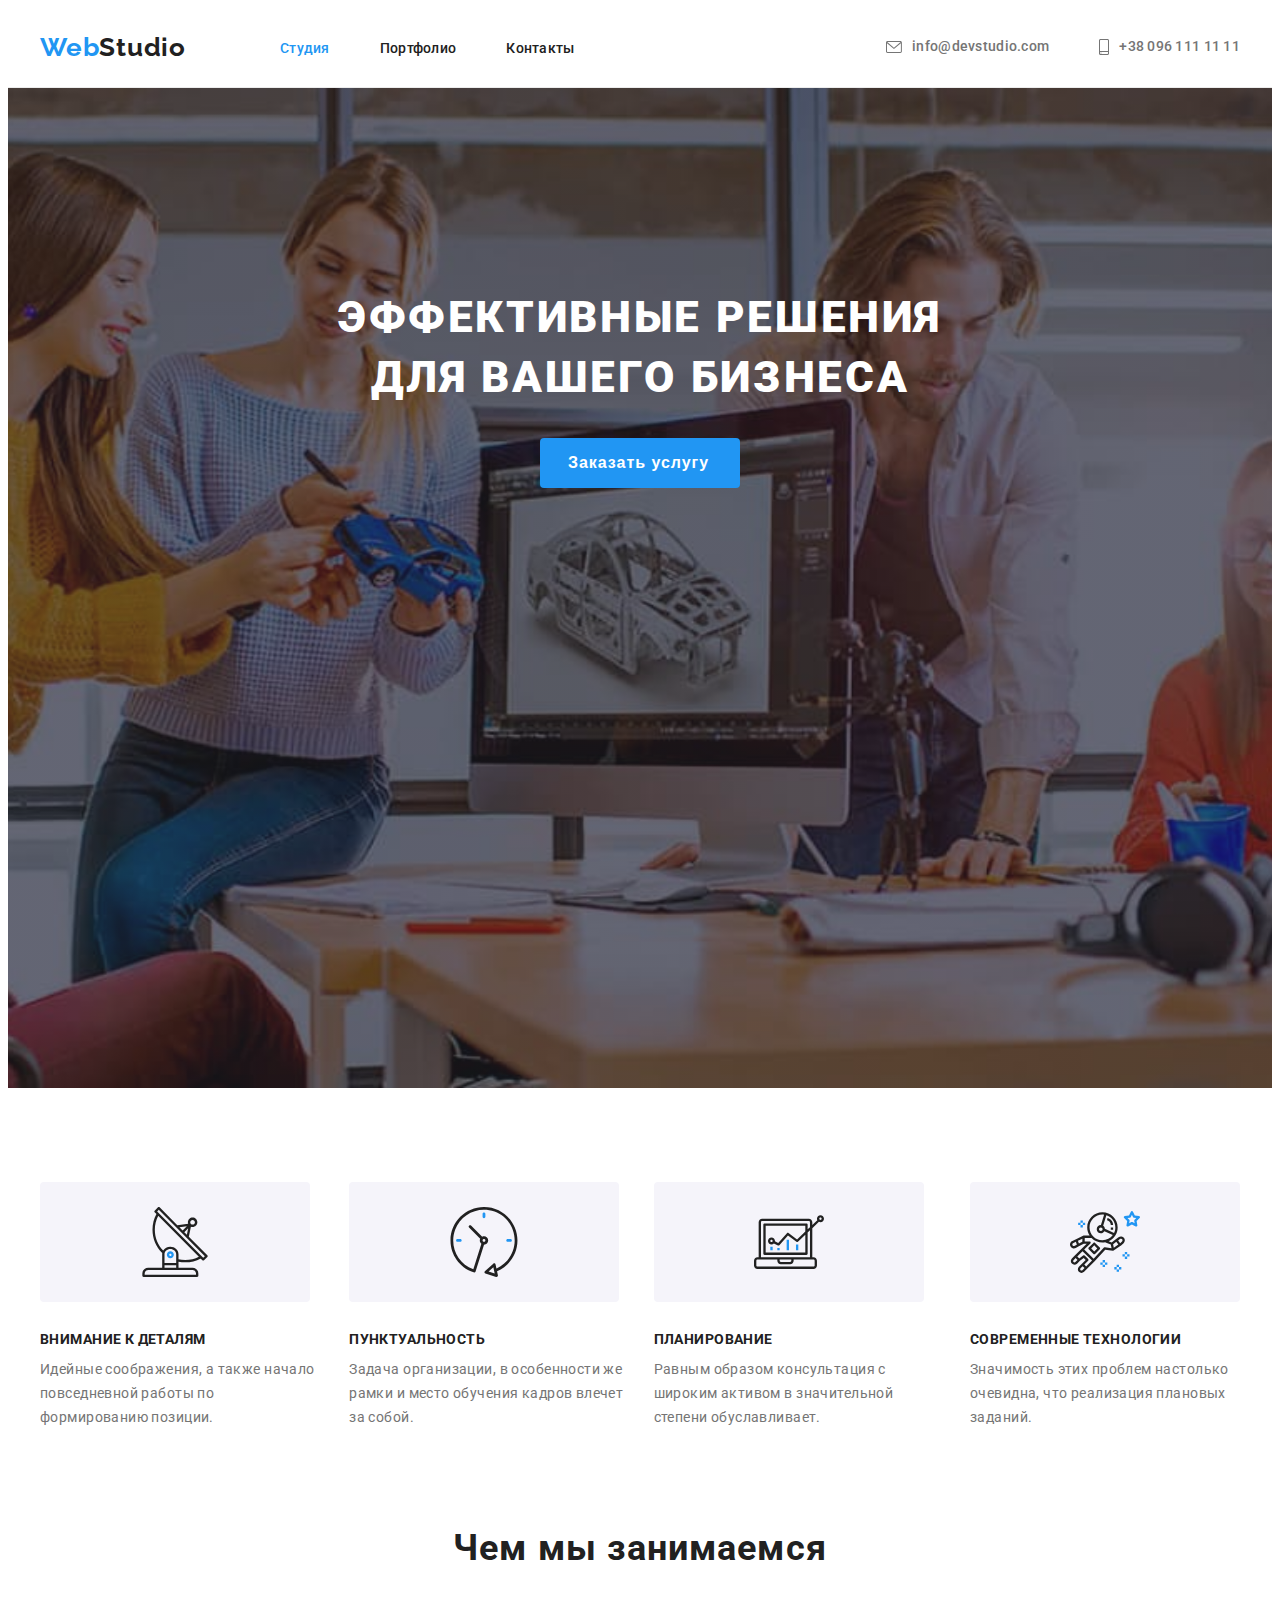
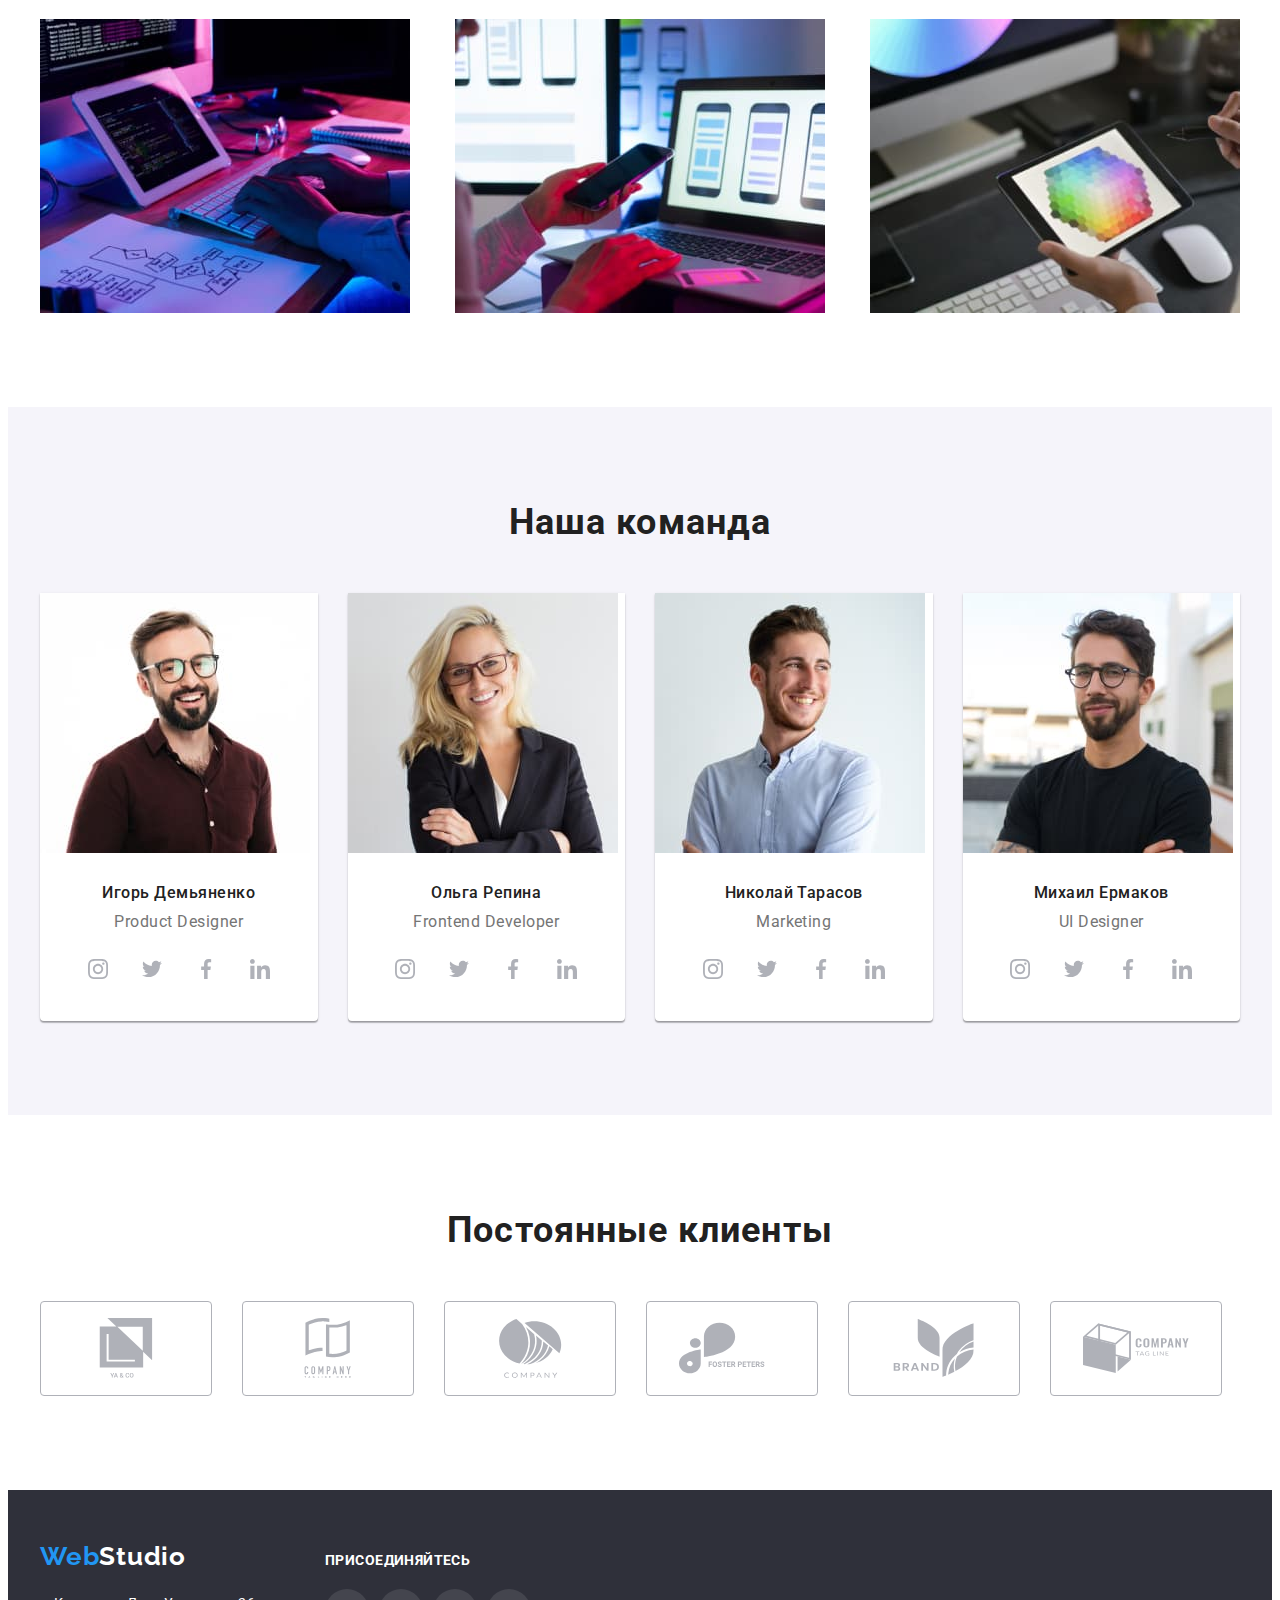
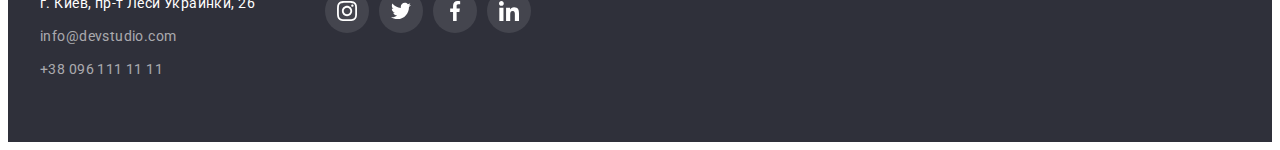
<file: index.html>
<!DOCTYPE html>
<html lang="ru">

<head>

    <meta charset="UTF-8">
    <meta http-equiv="X-UA-Compatible" content="IE=edge">
    <meta name="viewport" content="width=device-width, initial-scale=1.0">
    <title>Document</title>
    <link rel="preconnect" href="https://fonts.googleapis.com">
    <link rel="preconnect" href="https://fonts.gstatic.com" crossorigin>
    <link href="https://fonts.googleapis.com/css2?family=Raleway:wght@700&family=Roboto:wght@400;500;700;900&display=swap"
        rel="stylesheet">
        <link rel="stylesheet" href="https://cdnjs.cloudflare.com/ajax/libs/modern-normalize/1.1.0/modern-normalize.min.css"
            integrity="sha512-wpPYUAdjBVSE4KJnH1VR1HeZfpl1ub8YT/NKx4PuQ5NmX2tKuGu6U/JRp5y+Y8XG2tV+wKQpNHVUX03MfMFn9Q=="
            crossorigin="anonymous" referrerpolicy="no-referrer" />
    <link rel="stylesheet" href="./css/styles.css">
</head>

               <!--========= Start Navigation =========-->

<body class="page-main">
    <main>
    <header class="header">

        <div class="container header-container">

        
        <nav class="header-nav">
            <a class="logo-link link" href="" lang="en"><span class="logo-link-web">Web</span>Studio</a>
            <ul class="nav-list list">
                <li class="nav-list-item">
                    <a class="nav-list-link link current" href="">Студия</a>
                </li>

                <li class="nav-list-item">
                    <a class="nav-list-link link" href="./portfolio.html">Портфолио</a>
                </li>

                <li class="nav-list-item">
                    <a class="nav-list-link link" href="">Контакты</a>
                </li>
            </ul>
        </nav>
        
        <a class="contact-mail link" href="mailto:info@devstudio.com" lang="en">
            <svg class="contact-mail-icon" width="16px" height="12px">
                <use href="./images/sprite.svg#icon-envelope"></use>
            </svg>info@devstudio.com</a>
        <a class="contact-phone link" href="tel:+380961111111">
            <svg class="contact-phone-icon" width="10px" height="16px">
                <use href="./images/sprite.svg#icon-smartphone"></use>
            </svg>+38 096 111 11 11</a>
        
        </div>
        
    </header>
    
    

                <!--========= End Navigation =========-->

                   <!--========= Start Hero =========-->


        <section class="hero section">
            <div class="container hero-container">
            <h1 class="hero-title">Эффективные решения <br> для вашего бизнеса</h1>
            <button class="service-btn" type="button">Заказать услугу</button>
            </div>
        </section>

                    <!--========= End Hero =========-->

                <!--========= Start Activity =========-->

        <section class="activity section">

            <div class="container activity-container">

            <ul class="activity-list list">

                <li class="activity-list-item">
                    <div class="activity-icon">
                        <svg class="activity-icon-img">
                            <use href="./images/sprite.svg#icon-antenna"></use>
                        </svg>
                    
                    </div>
                    <h3 class="activity-title">Внимание к деталям</h3>
                    <p class="activity-text">Идейные соображения, а также начало повседневной работы по формированию позиции.</p>
                </li>

                <li class="activity-list-item">
                    <div class="activity-icon">
                        <svg class="activity-icon-img">
                            <use href="./images/sprite.svg#icon-clock"></use>
                        </svg>
                    
                    </div>
                    <h3 class="activity-title">Пунктуальность</h3>
                    <p class="activity-text">Задача организации, в особенности же рамки и место обучения кадров влечет за собой.</p>
                </li>

                <li class="activity-list-item">
                    <div class="activity-icon">
                        <svg class="activity-icon-img">
                            <use href="./images/sprite.svg#icon-diagram"></use>
                        </svg>
                    
                    </div>
                    <h3 class="activity-title">Планирование</h3>
                    <p class="activity-text">Равным образом консультация с широким активом в значительной степени обуславливает.</p>
                </li>

                <li class="activity-list-item">
                    <div class="activity-icon">
                        <svg class="activity-icon-img">
                            <use href="./images/sprite.svg#icon-astronaut"></use>
                        </svg>
                    
                    </div>
                    <h3 class="activity-title">Современные технологии</h3>
                    <p class="activity-text">Значимость этих проблем настолько очевидна, что реализация плановых заданий.</p>
                </li>

            </ul>
            </div>
        </section>

        <section class="activity-photo">

            <div class="container activity-photo-container">

            <h2 class="activity-photo-title">Чем мы занимаемся</h2>

            <ul class="activity-photo-list list">
                <li class="activity-photo-list-item">
                    <img src="./images/about-img-1.jpg" alt="программист работает над кодом" width="370"
                     height="294">
                </li>

                <li class="activity-photo-list-item">
                    <img src="./images/about-image-2.jpg" alt="дизайнер работает над мобильным приложением" width="370"
                        height="294">
                </li>

                <li class="activity-photo-list-item">
                    <img src="./images/about-img-3.jpg" alt="дизайнер работает с графическим планшетом" width="370"
                        height="294">
                </li>
            </ul>
            </div>
        </section>

                   <!--========= End Activity =========-->

                    <!--========= Start Team =========-->

        <section class="team section">

            <div class="container team-container">
                <h2 class="team-title">Наша команда</h2>
                <ul class="team-list list">
                    <li class="team-list-item">

                        <article class="card">
                            <div class="card-thumb">
                        <img class="team-image" src="./images/team-1.jpg" alt="Член команды" 
                        width="270" height="260">
                            </div>

                            <div class="team-content">
                        <h3 class="team-subtitle">Игорь Демьяненко</h3>
                        <p class="team-text" lang="en">Product Designer</p>

                        <div class="social-container">
                            
                            <ul class="social-list list">
                        
                                <li class="social-list-item">
                                    <a href="" class="social-list-item-link social-list-item-link-instagram">
                                        <svg class="team-social-list-icon" width="20" height="20">
                                            <use href="./images/sprite.svg#icon-instagram"></use>
                                        </svg>
                                    </a>
                                </li>
                        
                                <li class="social-list-item">
                                    <a href="" class="social-list-item-link social-list-item-link-twitter">
                                        <svg class="team-social-list-icon" width="20" height="20">
                                            <use href="./images/sprite.svg#icon-twitter"></use>
                                        </svg>
                                    </a>
                                </li>
                        
                                <li class="social-list-item">
                                    <a href="" class="social-list-item-link social-list-item-link-facebook">
                                        <svg class="team-social-list-icon" width="20" height="20">
                                            <use href="./images/sprite.svg#icon-facebook"></use>
                                        </svg>
                                    </a>
                                </li>
                        
                                <li class="social-list-item">
                                    <a href="" class="social-list-item-link social-list-item-link-linkedin">
                                        <svg class="team-social-list-icon" width="20" height="20">
                                            <use href="./images/sprite.svg#icon-linkedin"></use>
                                        </svg>
                                    </a>
                                </li>
                        
                            </ul>
                        </div>
                            </div>
                        </article>
                        
                    </li>
                    <li class="team-list-item">
                        <article class="card">
                            <div class="card-thumb">
                        <img class="team-image" src="./images/team-2.jpg" alt="Член команды"
                         width="270" height="260">
                            </div>
                        
                            <div class="team-content">          
                        <h3 class="team-subtitle">Ольга Репина</h3>
                        <p class="team-text" lang="en">Frontend Developer</p>
                        <div class="social-container">
                        
                            <ul class="social-list list">
                        
                                <li class="social-list-item">
                                    <a href="" class="social-list-item-link social-list-item-link-instagram">
                                        <svg class="team-social-list-icon" width="20" height="20">
                                            <use href="./images/sprite.svg#icon-instagram"></use>
                                        </svg>
                                    </a>
                                </li>
                        
                                <li class="social-list-item">
                                    <a href="" class="social-list-item-link social-list-item-link-twitter">
                                        <svg class="team-social-list-icon" width="20" height="20">
                                            <use href="./images/sprite.svg#icon-twitter"></use>
                                        </svg>
                                    </a>
                                </li>
                        
                                <li class="social-list-item">
                                    <a href="" class="social-list-item-link social-list-item-link-facebook">
                                        <svg class="team-social-list-icon" width="20" height="20">
                                            <use href="./images/sprite.svg#icon-facebook"></use>
                                        </svg>
                                    </a>
                                </li>
                        
                                <li class="social-list-item">
                                    <a href="" class="social-list-item-link social-list-item-link-linkedin">
                                        <svg class="team-social-list-icon" width="20" height="20">
                                            <use href="./images/sprite.svg#icon-linkedin"></use>
                                        </svg>
                                    </a>
                                </li>
                        
                            </ul>
                        </div>
                            </div>
                        </article>
                    </li>

                   
                    <li class="team-list-item">
                        <article class="card">
                            <div class="card-thumb">
                        <img class="team-image" src="./images/team-3.jpg" alt="Член команды" 
                        width="270" height="260">
                            </div>

                            <div class="team-content">
                        <h3 class="team-subtitle">Николай Тарасов</h3>
                        <p class="team-text" lang="en">Marketing</p>
                        <div class="social-container">
                        
                            <ul class="social-list list">
                        
                                <li class="social-list-item">
                                    <a href="" class="social-list-item-link social-list-item-link-instagram">
                                        <svg class="team-social-list-icon" width="20" height="20">
                                            <use href="./images/sprite.svg#icon-instagram"></use>
                                        </svg>
                                    </a>
                                </li>
                        
                                <li class="social-list-item">
                                    <a href="" class="social-list-item-link social-list-item-link-twitter">
                                        <svg class="team-social-list-icon" width="20" height="20">
                                            <use href="./images/sprite.svg#icon-twitter"></use>
                                        </svg>
                                    </a>
                                </li>
                        
                                <li class="social-list-item">
                                    <a href="" class="social-list-item-link social-list-item-link-facebook">
                                        <svg class="team-social-list-icon" width="20" height="20">
                                            <use href="./images/sprite.svg#icon-facebook"></use>
                                        </svg>
                                    </a>
                                </li>
                        
                                <li class="social-list-item">
                                    <a href="" class="social-list-item-link social-list-item-link-linkedin">
                                        <svg class="team-social-list-icon" width="20" height="20">
                                            <use href="./images/sprite.svg#icon-linkedin"></use>
                                        </svg>
                                    </a>
                                </li>
                        
                            </ul>
                        </div>
                            </div>
                        </article>
                    </li>
                    
                    <li class="team-list-item">
                        <article class="card">
                            <div class="card-thumb">
                        <img class="team-image" src="./images/team-4.jpg" alt="Член команды"
                         width="270" height="260">
                            </div>

                            <div class="team-content">
                        <h3 class="team-subtitle">Михаил Ермаков</h3>
                        <p class="team-text" lang="en">UI Designer</p>
                        <div class="social-container">
                        
                            <ul class="social-list list">
                        
                                <li class="social-list-item">
                                    <a href="" class="social-list-item-link social-list-item-link-instagram">
                                        <svg class="team-social-list-icon" width="20" height="20">
                                            <use href="./images/sprite.svg#icon-instagram"></use>
                                        </svg>
                                    </a>
                                </li>
                        
                                <li class="social-list-item">
                                    <a href="" class="social-list-item-link social-list-item-link-twitter">
                                        <svg class="team-social-list-icon" width="20" height="20">
                                            <use href="./images/sprite.svg#icon-twitter"></use>
                                        </svg>
                                    </a>
                                </li>
                        
                                <li class="social-list-item">
                                    <a href="" class="social-list-item-link social-list-item-link-facebook">
                                        <svg class="team-social-list-icon" width="20" height="20">
                                            <use href="./images/sprite.svg#icon-facebook"></use>
                                        </svg>
                                    </a>
                                </li>
                        
                                <li class="social-list-item">
                                    <a href="" class="social-list-item-link social-list-item-link-linkedin">
                                        <svg class="team-social-list-icon" width="20" height="20">
                                            <use href="./images/sprite.svg#icon-linkedin"></use>
                                        </svg>
                                    </a>
                                </li>
                        
                            </ul>
                        </div>
                            </div>
                        </article>
                
                    </li>
                </ul>

                
                </div>
        </section>

    </main>

                    <!--========= End Team =========-->

                <!--========= Start Clients =========-->

         <section class="clients section">
             <div class="container clients-container">
                 <h2 class="clients-title">Постоянные клиенты</h2>

                 <ul class="clients-list list">
                     <li class="clients-list-item">
                         <a class="clients-icon" href="">
                             <svg class="clients-icon-img" width="170" height="92">
                                 <use href="./images/sprite.svg#icon-client1" width="106" height="60"></use>
                             </svg>
                            </a>
                     </li>

                     <li class="clients-list-item">
                        <a class="clients-icon" href="">
                            <svg class="clients-icon-img" width="170" height="92">
                                <use href="./images/sprite.svg#icon-client2" width="106" height="60"></use>
                            </svg>
                        </a>
                     </li>

                     <li class="clients-list-item">
                        <a class="clients-icon" href="">
                            <svg class="clients-icon-img" width="170" height="92">
                                <use href="./images/sprite.svg#icon-client3" width="106" height="60"></use>
                            </svg>
                        </a>
                     </li>

                     <li class="clients-list-item">
                        <a class="clients-icon" href="">
                            <svg class="clients-icon-img" width="170" height="92">
                                <use href="./images/sprite.svg#icon-client4-1" width="106" height="60"></use>
                            </svg>
                        </a>
                    </li>

                     <li class="clients-list-item">
                        <a class="clients-icon" href="">
                            <svg class="clients-icon-img" width="170" height="92">
                                <use href="./images/sprite.svg#icon-client5" width="106" height="60"></use>
                            </svg>
                        </a>
                     </li>

                     <li class="clients-list-item">
                        <a class="clients-icon" href="">
                            <svg class="clients-icon-img" width="170" height="92">
                                <use href="./images/sprite.svg#icon-client6" width="106" height="60"></use>
                            </svg>
                        </a>
                     </li>
                 </ul>

             </div>


         </section>   

                 <!--========= End Clients =========-->

                 <!--========= Start Footer =========-->

    <footer class="footer">

        <div class="footer-container container">

        <div class="footer-links">

        <div class="footer-link">
            <a class="logo-link footer-logo link" href="./index.html" lang="en"><span class="logo-link-web">Web</span>Studio</a>
        </div>

        
        <address class="adress">
            <ul class="footer-list list">
                <li class="footer-list-item">
                
                    <a class="footer-list-link-adress link" href="https://goo.gl/maps/fUv8LRUKZesWuPY2A" target="_blank" rel="noopener noreferrer"> г. Киев,
                        пр-т Леси Украинки, 26</a>
                </li>
                <li class="footer-list-item">
                    <a class="footer-list-link link" href="mailto:info@devstudio.com" lang="en">info@devstudio.com</a>
                </li>
                <li class="footer-list-item">
                    <a class="footer-list-link link" href="tel:+380961111111">+38 096 111 11 11</a>
                </li>
            </ul>

            
        </address>
        </div>

            <div class="social-container">
                <h3 class="social-title">Присоединяйтесь</h3>
                <ul class="social-list list">

                    <li class="social-list-item">
                        <a class="social-list-item-link social-list-item-link-instagram" href="">
                            <svg class="social-list-icon" width="20" height="20">
                               <use href="./images/sprite.svg#icon-instagram"></use> 
                            </svg>
                        </a>
                    </li>

                    <li class="social-list-item">
                        <a class="social-list-item-link social-list-item-link-twitter" href="">
                            <svg class="social-list-icon" width="20" height="20">
                                <use href="./images/sprite.svg#icon-twitter"></use>
                            </svg>
                        </a>
                    </li>

                    <li class="social-list-item">
                        <a class="social-list-item-link social-list-item-link-facebook" href="">
                            <svg class="social-list-icon" width="20" height="20">
                                <use href="./images/sprite.svg#icon-facebook"></use>
                            </svg>
                        </a>
                    </li>

                    <li class="social-list-item">
                        <a class="social-list-item-link social-list-item-link-linkedin" href="">
                            <svg class="social-list-icon" width="20" height="20">
                                <use href="./images/sprite.svg#icon-linkedin"></use>
                            </svg>
                        </a>
                    </li>
                    
                </ul>
            </div>
        </div>
    </footer>

                <!--========= End Footer =========-->

</body>

</html>
</file>
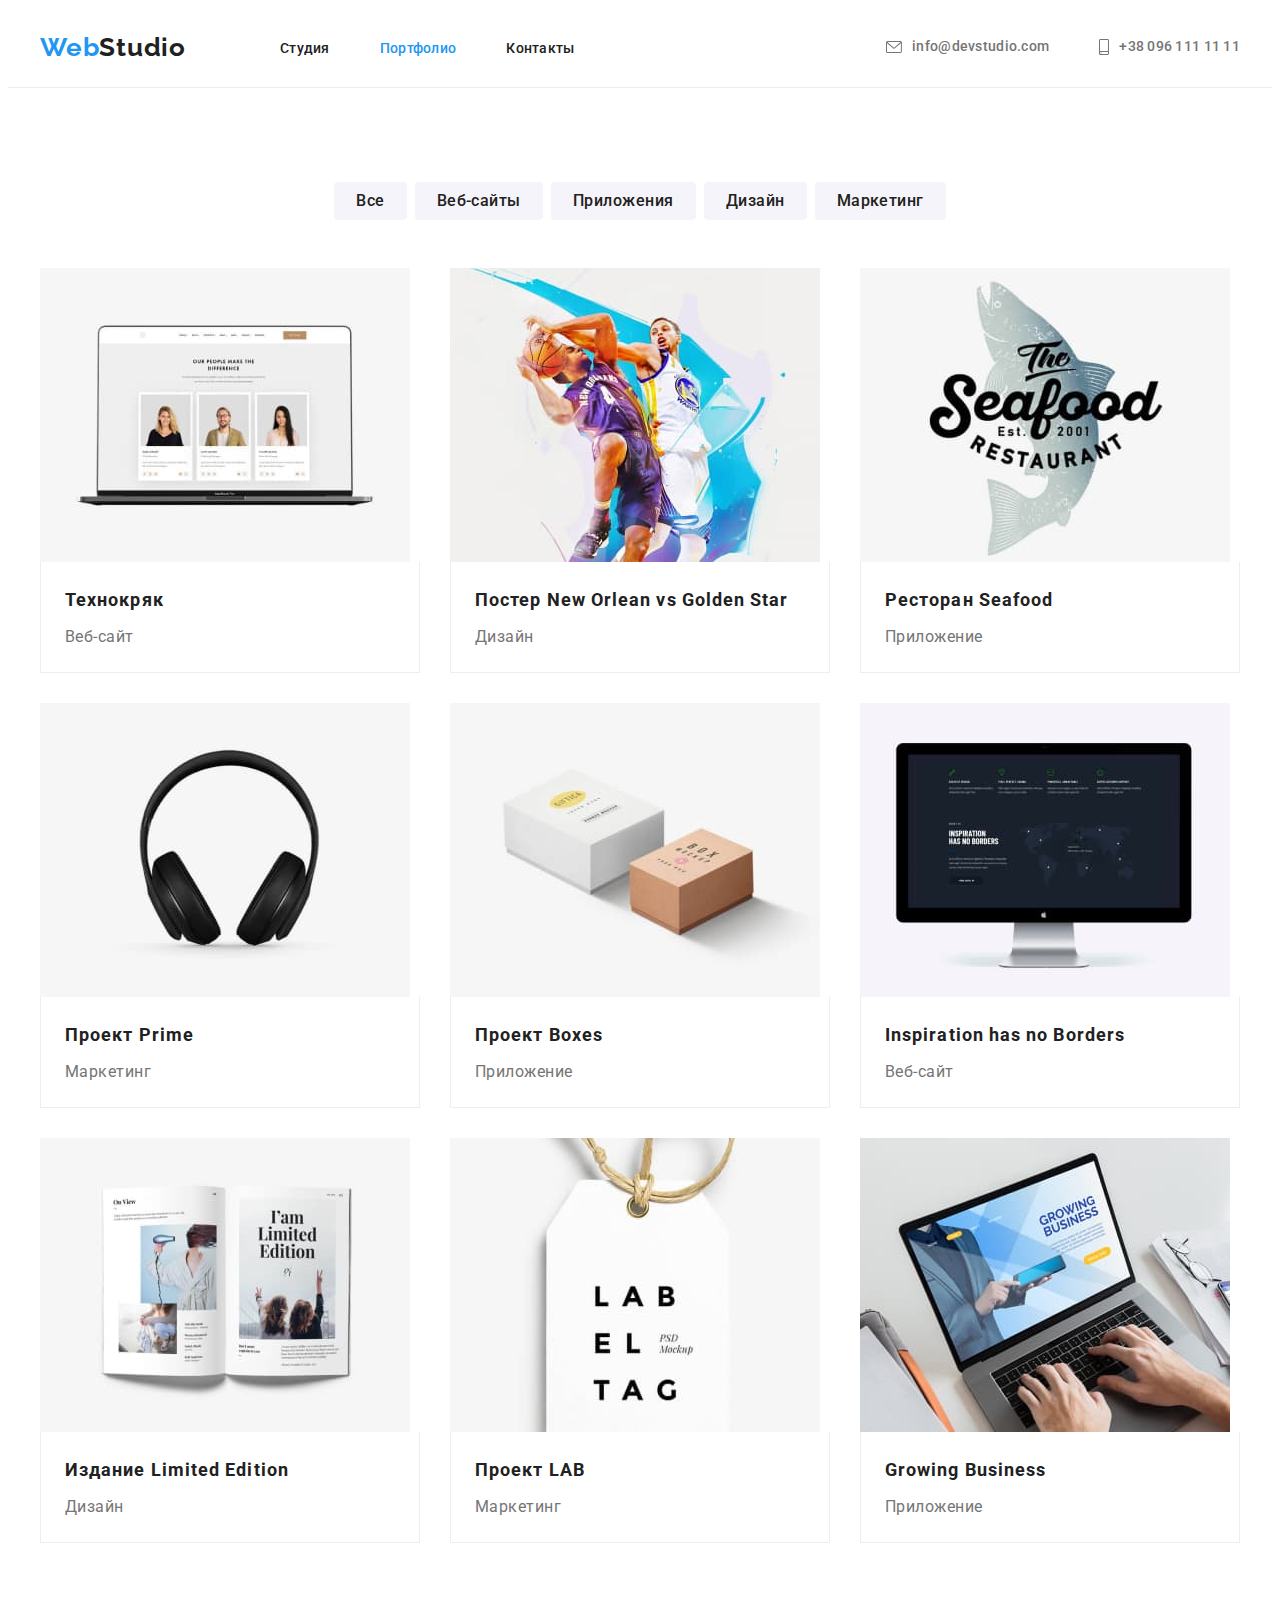
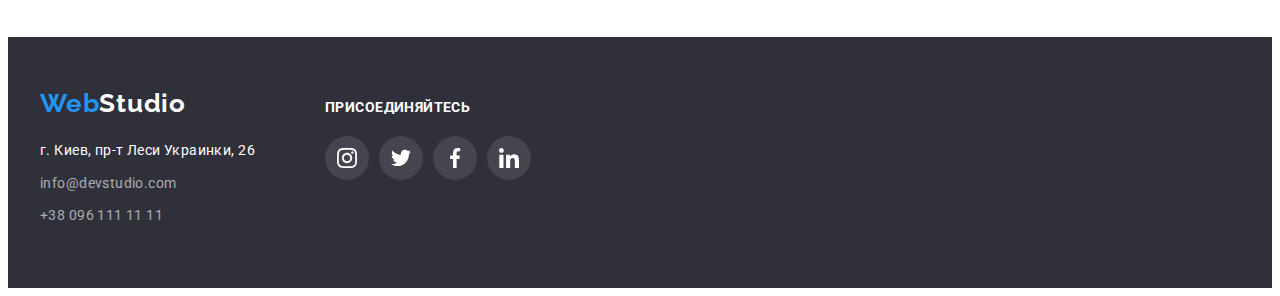
<file: portfolio.html>
<!DOCTYPE html>
<html lang="ru">

<head>

    <meta charset="UTF-8">
    <meta http-equiv="X-UA-Compatible" content="IE=edge">
    <meta name="viewport" content="width=device-width, initial-scale=1.0">
    <title>Document</title>
    <link rel="preconnect" href="https://fonts.googleapis.com">
    <link rel="preconnect" href="https://fonts.gstatic.com" crossorigin>
    <link href="https://fonts.googleapis.com/css2?family=Raleway:wght@700&family=Roboto:wght@400;500;700;900&display=swap"
        rel="stylesheet">
        <link rel="stylesheet" href="https://cdnjs.cloudflare.com/ajax/libs/modern-normalize/1.1.0/modern-normalize.min.css"
            integrity="sha512-wpPYUAdjBVSE4KJnH1VR1HeZfpl1ub8YT/NKx4PuQ5NmX2tKuGu6U/JRp5y+Y8XG2tV+wKQpNHVUX03MfMFn9Q=="
            crossorigin="anonymous" referrerpolicy="no-referrer" />
    <link rel="stylesheet" href="./css/styles.css">
</head>

              <!--========= Start Navigation =========-->

              

<body class="page-portfolio">
    <header class="header">
    
        <div class="container header-container">
    
    
            <nav class="header-nav">
                <a class="logo-link link" href="./index.html" lang="en"><span class="logo-link-web">Web</span>Studio</a>
                <ul class="nav-list list">
                    <li class="nav-list-item">
                        <a class="nav-list-link link " href="./index.html">Студия</a>
                    </li>
    
                    <li class="nav-list-item">
                        <a class="nav-list-link link current" href="">Портфолио</a>
                    </li>
    
                    <li class="nav-list-item">
                        <a class="nav-list-link link" href="">Контакты</a>
                    </li>
                </ul>
            </nav>
    
            <a class="contact-mail link" href="mailto:info@devstudio.com" lang="en">
                <svg class="contact-mail-icon" width="16px" height="12px">
                    <use href="./images/sprite.svg#icon-envelope"></use>
                </svg>info@devstudio.com</a>
            <a class="contact-phone link" href="tel:+380961111111">
                <svg class="contact-phone-icon" width="10px" height="16px">
                    <use href="./images/sprite.svg#icon-smartphone"></use>
                </svg>+38 096 111 11 11</a>
    
        </div>
    
    </header>

              <!--========= End Navigation =========-->

            <!--========= Start Portfolio =========-->

    <main class="main">
        <section class="portfolio section">

        <div class="container">

           <ul class="btn-list list">
            <li class="btn-list-item">
                <button class="btn" type=button>Все</button>
            </li>

            <li class="btn-list-item">
                <button class="btn" type=button>Веб-сайты</button>
            </li>

            <li class="btn-list-item">
                <button class="btn" type=button>Приложения</button>
            </li>

            <li class="btn-list-item">
                <button class="btn" type=button>Дизайн</button>
            </li>

            <li class="btn-list-item">
                <button class="btn" type=button>Маркетинг</button>
            </li>
          </ul>

        <ul class="portfolio-list list">
            <li class="portfolio-list-item">
                <article class="card">
                    <div class="card-thumb">
                <img src="./images/site-1.jpg" alt="ноутбук с фото команды" 
                width="370" height="294">
                    </div>

                    <div class="card-content">
                <h3 class="portfolio-list-title">Технокряк</h3>
                <p class="portfolio-list-text" >Веб-сайт</p>
                    </div>
                </article>
            </li>

            <li class="portfolio-list-item">
                <article class="card">
                    <div class="cart-thumb">
                <img src="./images/design-1.jpg" alt="баскетболисты" 
                width="370" height="294">
                    </div>

                    <div class="card-content">
                <h3 class="portfolio-list-title">Постер <span lang="en">New Orlean vs Golden Star</span></h3>
                <p class="portfolio-list-text" >Дизайн</p>
                    </div>
                </article>
            </li>

            <li class="portfolio-list-item">
                <article class="card">
                    <div class="card-thumb">
                <img src="./images/app-1.jpg" alt="логотип ресторан" 
                width="370" height="294">
                    </div>

                    <div class="card-content">
                <h3 class="portfolio-list-title">Ресторан <span lang="en">Seafood</span></h3>
                <p class="portfolio-list-text" >Приложение</p>
                    </div>
                </article>
            </li>

            <li class="portfolio-list-item">
                <article class="card">
                    <div class="card-thumb">
                <img src="./images/market-1.jpg" alt="наушники" 
                width="370" height="294">
                    </div>

                    <div class="card-content">
                <h3 class="portfolio-list-title">Проект <span lang="en">Prime</span></h3>
                <p class="portfolio-list-text" >Маркетинг</p>
                    </div>
                </article>
            </li>

            <li class="portfolio-list-item">
                <article class="card">
                    <div class="card-thumb">
                <img src="./images/app-2.jpg" alt="две коробки" 
                width="370" height="294">
                    </div>

                    <div class="card-content">
                <h3 class="portfolio-list-title">Проект <span lang="en">Boxes</span></h3>
                <p class="portfolio-list-text" >Приложение</p>
                    </div>
                </article>
            </li>

            <li class="portfolio-list-item">
                <article class="card">
                    <div class="card-thumb">
                <img src="./images/site-2.jpg" alt="монитор" 
                width="370" height="294">
                    </div>

                    <div class="card-content">
                <h3 class="portfolio-list-title" lang="en">Inspiration has no Borders</h3>
                <p class="portfolio-list-text" >Веб-сайт</p>
                    </div>
                </article>
            </li>

            <li class="portfolio-list-item">
                <article class="card">
                    <div class="card-thumb">
                <img src="./images/design-2.jpg" alt="открытая книга" 
                width="370" height="294">
                    </div>

                    <div class="card-content">
                <h3 class="portfolio-list-title">Издание <span lang="en">Limited Edition</span></h3>
                <p class="portfolio-list-text" >Дизайн</p>
                    </div>
                </article>
            </li>

            <li class="portfolio-list-item">
                <article class="card">
                    <div class="card-thumb">
                <img src="./images/market-2.jpg" alt="ярлык" 
                width="370" height="294">
                    </div>

                    <div class="card-content">
                <h3 class="portfolio-list-title">Проект <span lang="en">LAB</span></h3>
                <p class="portfolio-list-text" >Маркетинг</p>
                    </div>
                </article>
            </li>

            <li class="portfolio-list-item">
                <article class="card">
                    <div class="card-thumb">
                        <img src="./images/app-3.jpg" alt="дизайнер работает на ноутбуке" 
                width="370" height="294">
                    </div>

                    <div class="card-content">
                <h3 class="portfolio-list-title" lang="en">Growing Business</h3>
                <p class="portfolio-list-text" >Приложение</p>
                    </div>
                </article>
            </li>
        </ul>
        </div>
    </section>


    </main>

                <!--========= End Portfolio =========-->

                <!--========= Start Footer =========-->

        <footer class="footer">
        
            <div class="footer-container container">
        
                <div class="footer-links">
        
                    <div class="footer-link">
                        <a class="logo-link footer-logo link" href="./index.html" lang="en"><span
                                class="logo-link-web">Web</span>Studio</a>
                    </div>
        
        
                    <address class="adress">
                        <ul class="footer-list list">
                            <li class="footer-list-item">
        
                                <a class="footer-list-link-adress link" href="https://goo.gl/maps/fUv8LRUKZesWuPY2A"
                                    target="_blank" rel="noopener noreferrer"> г. Киев,
                                    пр-т Леси Украинки, 26</a>
                            </li>
                            <li class="footer-list-item">
                                <a class="footer-list-link link" href="mailto:info@devstudio.com"
                                    lang="en">info@devstudio.com</a>
                            </li>
                            <li class="footer-list-item">
                                <a class="footer-list-link link" href="tel:+380961111111">+38 096 111 11 11</a>
                            </li>
                        </ul>
        
        
                    </address>
                </div>
        
                <div class="social-container">
                    <h3 class="social-title">Присоединяйтесь</h3>
                    <ul class="social-list list">
        
                        <li class="social-list-item">
                            <a class="social-list-item-link social-list-item-link-instagram" href="">
                                <svg class="social-list-icon" width="20" height="20">
                                    <use href="./images/sprite.svg#icon-instagram"></use>
                                </svg>
                            </a>
                        </li>
        
                        <li class="social-list-item">
                            <a class="social-list-item-link social-list-item-link-twitter" href="">
                                <svg class="social-list-icon" width="20" height="20">
                                    <use href="./images/sprite.svg#icon-twitter"></use>
                                </svg>
                            </a>
                        </li>
        
                        <li class="social-list-item">
                            <a class="social-list-item-link social-list-item-link-facebook" href="">
                                <svg class="social-list-icon" width="20" height="20">
                                    <use href="./images/sprite.svg#icon-facebook"></use>
                                </svg>
                            </a>
                        </li>
        
                        <li class="social-list-item">
                            <a class="social-list-item-link social-list-item-link-linkedin" href="">
                                <svg class="social-list-icon" width="20" height="20">
                                    <use href="./images/sprite.svg#icon-linkedin"></use>
                                </svg>
                            </a>
                        </li>
        
                    </ul>
                </div>
            </div>
        </footer>

               <!--========= End Footer =========-->

</body>

</html>
</file>
<file: css/styles.css>
/* Цвет основного текста #212121 */
/* Цвет вторичного текста #757575 */
/* Белый #FFFFFF */
/* Цвет акцента #2196F3 */
/* Доп цвет кнопки #188CE8 */
/* Цвет контактов в футере rgba(255, 255, 255, 0,6) */

/* Фон верхней линии #FFFFFF */
/* Фон шапки и футера #2F303A */
/* Основной фон #FFFFFF */
/* Вторичный фон светлый #F5F4FA */

:root {
  --card-set-gap: 30px;
  --primary-text-color: #212121;
  --secondary-text-color: #757575;
  --accent-text-color: #2196f3;
  --primary-white-color: #ffffff;
  --primary-bg-color: #ffffff;
  --secondary-bg-color: #f5f4fa;
  --dark-bg-color: #2f303a;
  --primary-font-family: "Roboto", sans-serif;
}

body {
  background-color: var(--primary-white-color);
  color: var(--primary-text-color);
  font-family: var(--primary-font-family);
}
h1,
h2,
h3,
p {
  margin-top: 0;
  margin-bottom: 0;
}

ul,
ol {
  margin-top: 0;
  margin-bottom: 0;
  padding-left: 0;
}

img {
  display: block;
  max-width: 100%;
  height: auto;
}

.list {
  list-style: none;
}

.link {
  text-decoration: none;
}

.container {
  width: 1200px;
  padding-left: 15px;
  padding-right: 15px;
  margin-left: auto;
  margin-right: auto;
}

.section {
  padding-top: 94px;
  padding-bottom: 94px;
}

/* ========= Start Components========= */
.contact-mail,
.contact-phone {
  display: flex;
  align-items: center;
  font-weight: 500;
  font-size: 14px;
  line-height: 1.14;
  letter-spacing: 0.02em;
  color: var(--secondary-text-color);
}

.contact-mail-icon,
.contact-phone-icon {
  margin-right: 10px;
  fill: currentColor;
}

/* ========= End Components ========= */

/* ========= Start Navigation ========= */

.header {
  padding-top: 24px;
  padding-bottom: 24px;
  border-bottom: 1px solid #ececec;
}
.header-container {
  display: flex;
  align-items: center;
  justify-content: space-between;
}

.header-nav {
  display: flex;
  align-items: center;
}

.nav-list {
  display: flex;
  align-items: center;
}

.logo-link-web {
  color: var(--accent-text-color);
}

.logo-link {
  margin-right: 94px;

  font-family: Raleway, sans-serif;
  font-weight: 700;
  font-size: 26px;
  line-height: 1.19;
  letter-spacing: 0.03em;
  color: var(--primary-text-color);
}

.nav-list-item:not(:last-child) {
  margin-right: 50px;
}

.nav-list-link {
  color: inherit;
  font-weight: 500;
  font-size: 14px;
  line-height: 1.14;
  letter-spacing: 0.02em;
  cursor: pointer;
}

.nav-list-link:hover,
.nav-list-link:focus {
  color: var(--accent-text-color);
}

.current {
  color: var(--accent-text-color);
}

.contact-mail:hover,
.contact-mail:focus {
  color: var(--accent-text-color);
}

.contact-phone:hover,
.contact-phone:focus {
  color: var(--accent-text-color);
}

.contact-mail {
  margin-left: auto;
  margin-right: 50px;
}

/* ========= End Navigation ========= */

/* ========= Start Hero ========= */

.hero {
  max-width: 1600px;
  min-height: 600px;
  padding-top: 200px;
  padding-bottom: 200px;
  margin-left: auto;
  margin-right: auto;
  background: var(--dark-bg-color);
  background-image: linear-gradient(
      to right,
      rgba(47, 48, 58, 0.4),
      rgba(47, 48, 58, 0.4)
    ),
    url(../images/hero.jpg);
  background-size: cover;
  background-position: center;
  background-repeat: no-repeat;
}

.service-btn {
  /* display: block; */
  margin: auto;
  margin-top: 30px;
  padding: 10px 28px;

  background-color: var(--accent-text-color);
  color: var(--primary-white-color);

  min-width: 200px;
  height: 50px;
  border: none;
  border-radius: 4px;

  font-weight: 700;
  font-size: 16px;
  line-height: 1.87;

  display: flex;
  align-items: center;
  text-align: center;
  letter-spacing: 0.06em;
}

.service-btn:hover,
.service-btn:focus {
  background-color: #188ce8;
}

.hero-title {
  color: var(--primary-white-color);
  font-weight: 900;
  font-size: 44px;
  line-height: 1.36;
  text-align: center;
  letter-spacing: 0.06em;
  text-transform: uppercase;
}

/* ========= End Hero ========= */

/* ========= Start Activity ========= */

.activity-list {
  display: flex;
}

.activity-list-item {
  flex-basis: calc(100%-120px) / 4;
}

.activity-list-item:not(:last-child) {
  margin-right: 30px;
}

.activity-title {
  margin-bottom: 10px;
  font-weight: 700;
  font-size: 14px;
  line-height: 1.14;
  letter-spacing: 0.03em;
  text-transform: uppercase;
  color: var(--primary-text-color);
}

.activity-text {
  min-width: 270px;
  margin-bottom: 3px;
  font-weight: 400;
  font-size: 14px;
  line-height: 1.71;
  letter-spacing: 0.03em;
  color: var(--secondary-text-color);
}

.activity-photo {
  padding-bottom: 94px;
}

.activity-photo-title,
.team-title,
.clients-title {
  margin-bottom: 50px;
  font-weight: 700;
  font-size: 36px;
  line-height: 1.17;
  text-align: center;
  letter-spacing: 0.03em;
  color: var(--primary-text-color);
}

.activity-photo-list {
  display: flex;
  justify-content: space-between;
}

.activity-photo-list-item {
  flex-basis: calc(100%-90px) / 3;
}

.activity-icon {
  display: flex;
  justify-content: center;
  align-items: center;
  margin-bottom: 30px;
  width: 270px;
  height: 120px;
  background: #f5f4fa;
  border-radius: 4px;
}
.activity-icon-img {
  width: 70px;
  height: 70px;
}

/* ========= End Activity ========= */

/* ========= Start Team ========= */

.team {
  background-color: var(--secondary-bg-color);
}

.team-list {
  display: flex;
  flex-wrap: wrap;
  margin-left: calc(-1 * var(--card-set-gap));
  margin-top: calc(-1 * var(--card-set-gap));
}

.team-subtitle {
  text-align: center;
}
.team-text {
  text-align: center;
}

.team-list-item {
  flex-basis: calc(100% / 4 - var(--card-set-gap));
  margin-left: var(--card-set-gap);
  margin-top: var(--card-set-gap);
  background: #ffffff;
  /* material shadow v1 */

  box-shadow: 0px 1px 3px rgba(0, 0, 0, 0.12), 0px 1px 1px rgba(0, 0, 0, 0.14),
    0px 2px 1px rgba(0, 0, 0, 0.2);
  border-radius: 0px 0px 4px 4px;
}

.team-content {
  padding-top: 30px;
  padding-bottom: 30px;
}

.team-subtitle {
  margin-bottom: 10px;
  font-weight: 500;
  font-size: 16px;
  line-height: 1.19;
  letter-spacing: 0.03em;
  color: var(--primary-text-color);
}

.team-text {
  margin-bottom: 16px;
  font-weight: 400;
  font-size: 16px;
  line-height: 1.19;
  letter-spacing: 0.03em;
  color: var(--secondary-text-color);
}

.team-social-list-icon {
  fill: #afb1b8;
}

.social-list-item-link:focus .team-social-list-icon,
.social-list-item-link:hover .team-social-list-icon {
  fill: #ffffff;
}

/*.team-social-list-icon:hover,
.team-social-list-icon:focus {
  fill: #ffffff;
}

/* ========= End Team ========= */

/* ========= Start Clients ========= */

.clients-list {
  display: flex;
}

.clients-icon {
  display: flex;
  width: 170px;
  height: 93px;
  border: 1px solid #afb1b8;
  border-radius: 4px;
}

.clients-list-item:not(:last-child) {
  margin-right: 30px;
}

.clients-icon-img {
  fill: #afb1b8;
  padding: 16px 32px;
}

.clients-icon:hover .clients-icon-img,
.clients-icon:focus .clients-icon-img {
  fill: var(--accent-text-color);
}

.clients-icon:hover,
.clients-icon:focus {
  color: var(--accent-text-color);
  border: 1px solid var(--accent-text-color);
}

/* ========= End Clients ========= */

/* ========= Start Footer ========= */

.footer {
  padding-top: 51px;
  padding-bottom: 51px;
  background: var(--dark-bg-color);
}
.footer .logo-link {
  color: var(--primary-white-color);
}

.footer-links {
  margin-right: 70px;
}

.footer-link {
  margin-bottom: 20px;
}
.footer-logo {
  margin-right: 0;
}

.footer-list-item {
  margin-bottom: 9px;
}
.footer-list-link-adress {
  font-style: normal;
  font-weight: 400;
  font-size: 14px;
  line-height: 1.71;
  letter-spacing: 0.03em;
  color: var(--primary-white-color);
}
.footer-list-link-adress:hover,
.footer-list-link-adress:focus {
  color: #2196f3;
}
.footer-list-link {
  font-style: normal;
  font-weight: 400;
  font-size: 14px;
  line-height: 1.71;
  letter-spacing: 0.03em;
  color: rgba(255, 255, 255, 0.6);
}
.footer-list-link:hover,
.footer-list-link:focus {
  color: var(--accent-text-color);
}

.social-title {
  margin-bottom: 20px;
  font-weight: 700;
  font-size: 14px;
  line-height: 1.14;
  letter-spacing: 0.03em;
  text-transform: uppercase;

  color: var(--primary-white-color);
}

.social-list {
  display: flex;
  justify-content: space-between;
  width: 206px;
  padding: 0;
  margin: 0 auto;
}

.footer-container {
  display: flex;
  align-items: baseline;
}

.social-list-item-link {
  display: flex;
  justify-content: center;
  align-items: center;
  width: 44px;
  height: 44px;
  border-radius: 50%;
  background-color: rgba(255, 255, 255, 0.1);
}

.social-list-icon {
  fill: #ffffff;
}
.social-list-item-link:hover,
.social-list-item-link:focus {
  background-color: var(--accent-text-color);
}

/* ========= End Footer ========= */

/* ========= Start Portfolio ========= */

.btn-list {
  display: flex;
  justify-content: center;
  margin-bottom: 48px;
}

.btn-list-item:not(:last-child) {
  margin-right: 8px;
}

.btn {
  height: 38px;
  border-radius: 4px;
  border: none;
  padding: 6px 22px;

  color: var(--primary-text-color);
  background-color: var(--secondary-bg-color);
  font-family: inherit;
  font-weight: 500;
  font-size: 16px;
  line-height: 1.62;
  text-align: center;
  letter-spacing: 0.03em;

  cursor: pointer;
}

.portfolio-list {
  display: flex;
  flex-wrap: wrap;
  margin-left: calc(-1 * var(--card-set-gap));
  margin-top: calc(-1 * var(--card-set-gap));
}

.portfolio-list-item {
  flex-basis: calc(100% / 3 - var(--card-set-gap));
  margin-left: var(--card-set-gap);
  margin-top: var(--card-set-gap);
}

.portfolio-list-item:hover {
  box-shadow: 0px 1px 1px rgba(0, 0, 0, 0.12), 0px 4px 4px rgba(0, 0, 0, 0.06),
    1px 4px 6px rgba(0, 0, 0, 0.16);
}

.card-content {
  padding: 20px 24px;
  border-left: 1px solid #eeeeee;
  border-right: 1px solid #eeeeee;
  border-bottom: 1px solid #eeeeee;
}

.portfolio-list-title {
  margin-bottom: 4px;
  font-weight: 700;
  font-size: 18px;
  line-height: 2;
  letter-spacing: 0.06em;
  color: var(--primary-text-color);
}
.portfolio-list-text {
  font-weight: 400;
  font-size: 16px;
  line-height: 1.87;
  letter-spacing: 0.03em;
  color: var(--secondary-text-color);
}
.btn:hover,
.btn:focus {
  color: var(--primary-white-color);
  background-color: var(--accent-text-color);
  box-shadow: 0px 3px 1px rgba(0, 0, 0, 0.1), 0px 1px 2px rgba(0, 0, 0, 0.08),
    0px 2px 2px rgba(0, 0, 0, 0.12);
  border-radius: 4px;
}

/* ========= End Portfolio ========= */
</file>
